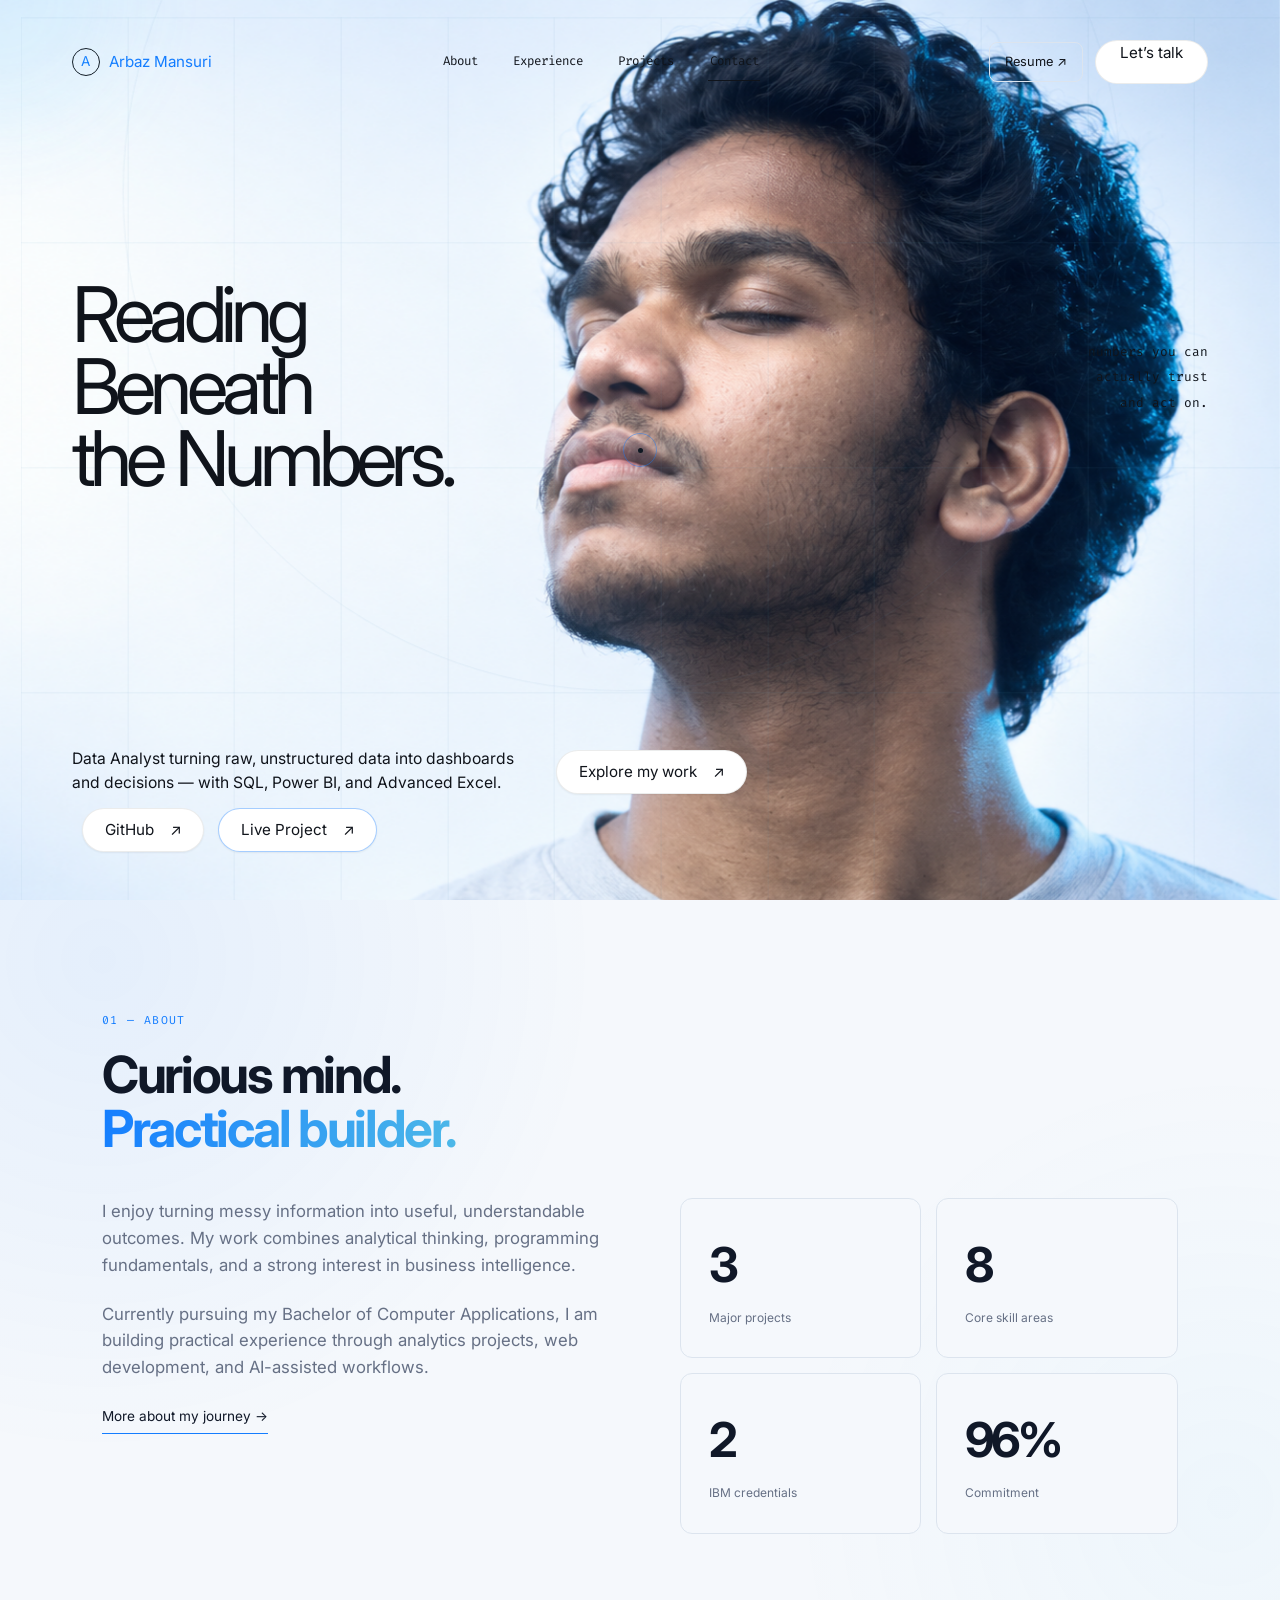
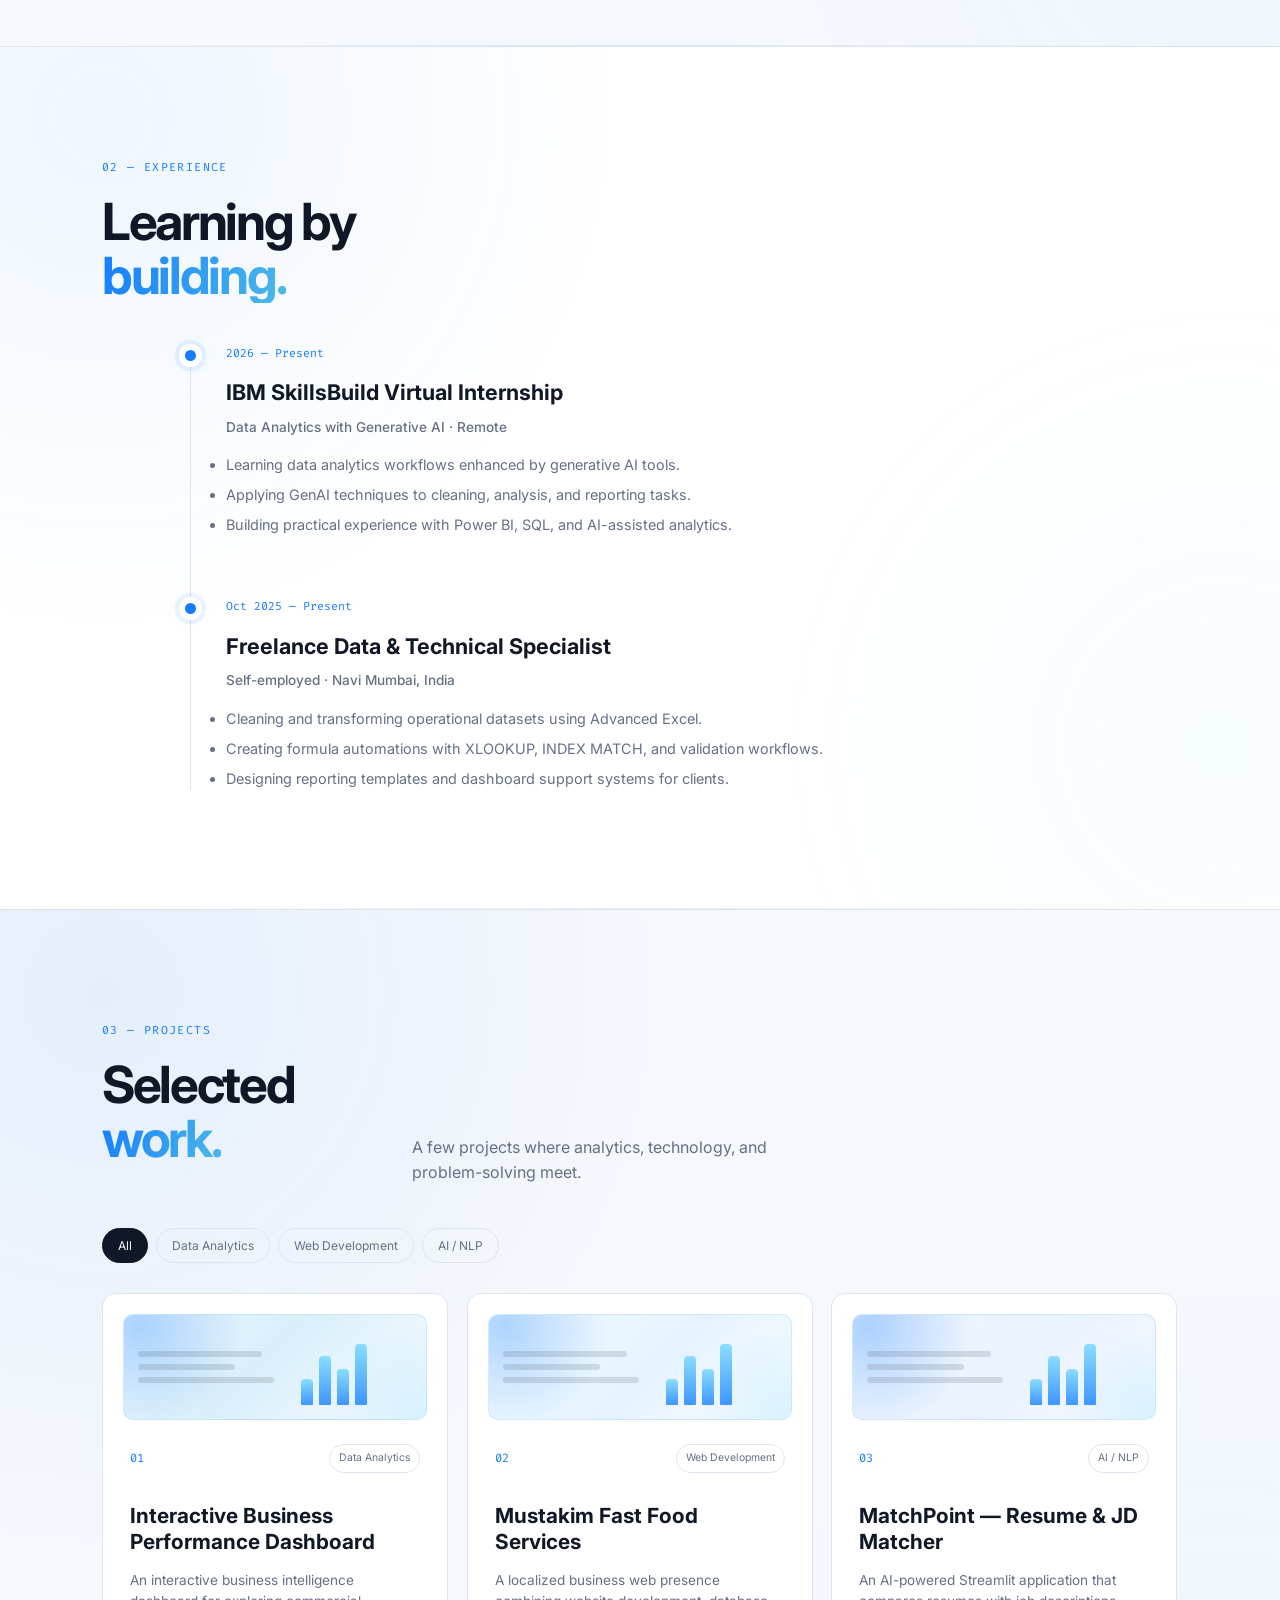
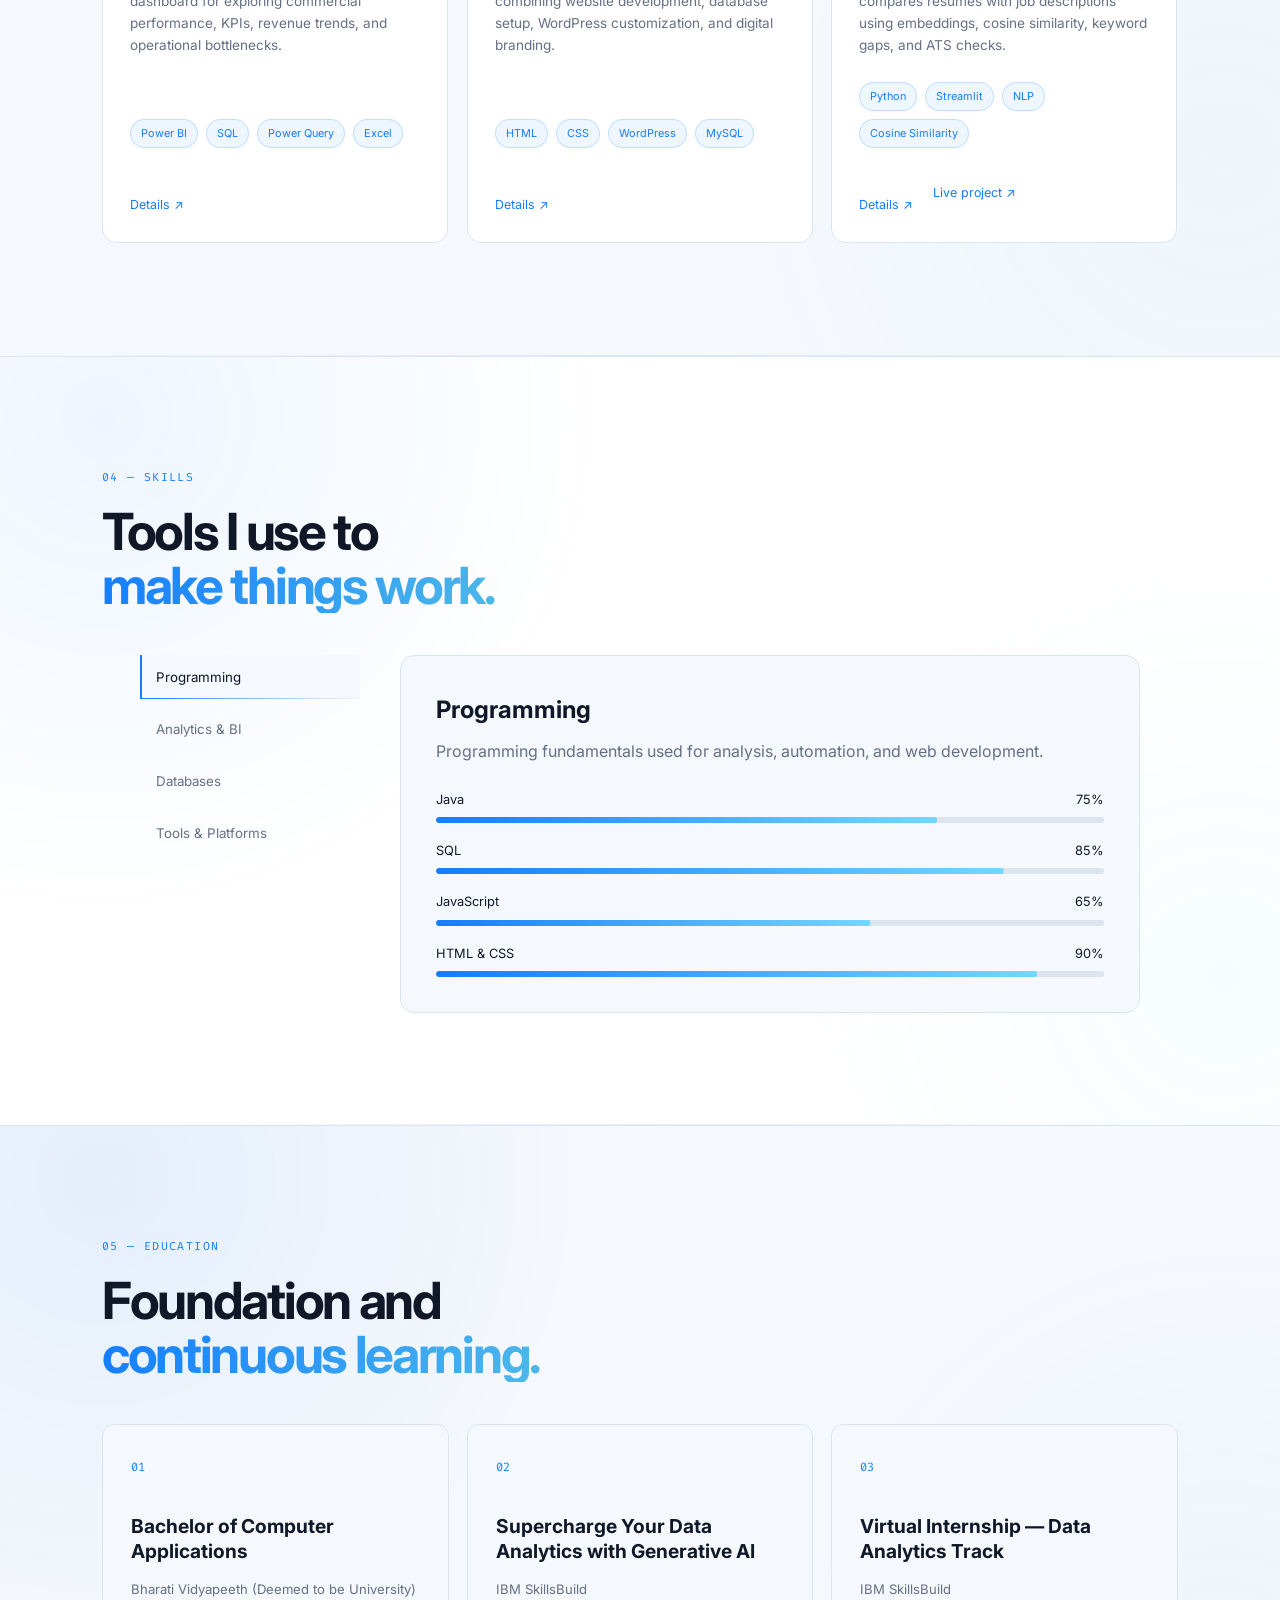
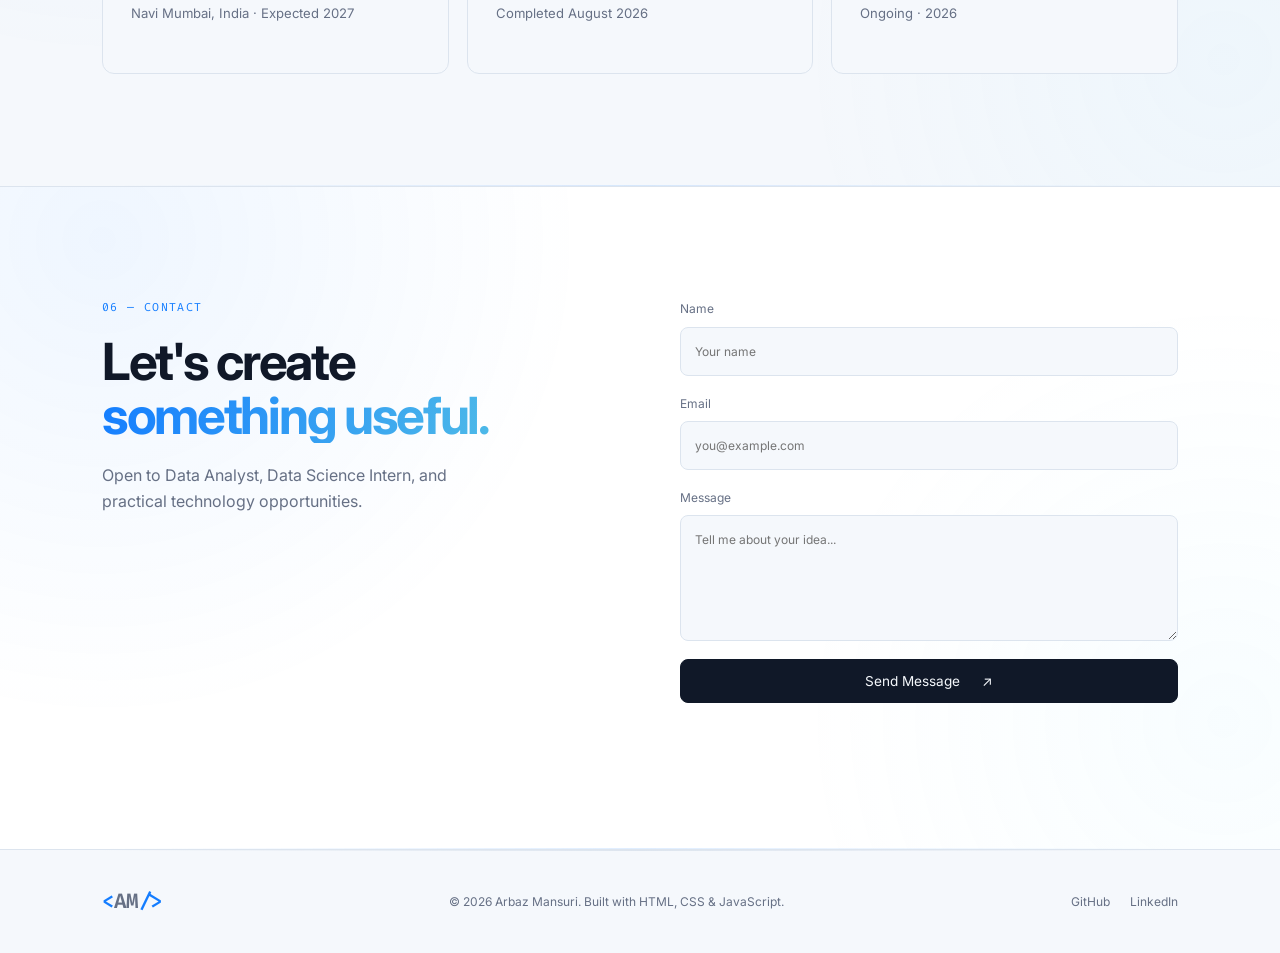
<file: arbaz-dynamic-portfolio/index.html>
<!DOCTYPE html>
<html lang="en">
<head>
  <meta charset="UTF-8" />
  <meta name="viewport" content="width=device-width, initial-scale=1.0" />
  <meta name="description" content="Arbaz Mansuri — Data Analyst and BCA candidate portfolio." />
  <title>Arbaz Mansuri | Data Analyst Portfolio</title>
  <link rel="preconnect" href="https://fonts.googleapis.com">
  <link rel="preconnect" href="https://fonts.gstatic.com" crossorigin>
  <link href="https://fonts.googleapis.com/css2?family=Fira+Code:wght@400;500&family=Inter:wght@400;500;600;700;800&display=swap" rel="stylesheet">
  <link rel="stylesheet" href="style.css" />
</head>
<body>
  <div class="page-loader" id="pageLoader" aria-hidden="true">
    <div class="loader-core">
      <span class="loader-mark">AM</span>
      <span class="loader-line"><i></i></span>
      <span class="loader-caption">Preparing the interface</span>
    </div>
  </div>

  <div class="cursor-glow" aria-hidden="true"></div>
  <div class="custom-cursor" id="customCursor" aria-hidden="true">
    <span class="cursor-dot"></span>
    <span class="cursor-ring"></span>
    <span class="cursor-label"></span>
  </div>

  <header class="navbar" id="navbar">
    <a href="#home" class="logo static-brand"><span class="brand-mark">A</span><span>Arbaz Mansuri</span></a>
    <nav class="nav-menu" id="navMenu" aria-label="Primary navigation">
      <a href="#about" class="nav-link">About</a>
      <a href="#experience" class="nav-link">Experience</a>
      <a href="#projects" class="nav-link">Projects</a>
      <a href="#contact" class="nav-link">Contact</a>
    </nav>
    <div class="nav-actions">
      <a class="resume-btn resume-link" href="assets/resume.pdf" target="_blank" rel="noopener" download>Resume ↗</a>
      <a class="resume-btn static-talk" href="#contact">Let’s talk</a>
      <button class="menu-btn" id="menuBtn" aria-label="Open menu" aria-expanded="false" aria-controls="navMenu">☰</button>
    </div>
    <div class="scroll-progress" id="scrollProgress" role="progressbar" aria-label="Page scroll progress" aria-valuemin="0" aria-valuemax="100" aria-valuenow="0"></div>
  </header>

  <main>
    <section class="hero static-hero section" id="home">
      <div class="layer layer-base" aria-hidden="true"></div>
      <div class="layer layer-reveal" aria-hidden="true"></div>
      <div class="static-grid-layer" aria-hidden="true">
        <div class="static-grid-lines"></div>
        <div class="static-grid-circle"></div>
      </div>
      <div class="static-cursor-glow" aria-hidden="true"></div>

      <div class="static-hero-content">
        <h1 class="static-headline">
          <span>Reading</span>
          <span>Beneath</span>
          <span>the Numbers.</span>
        </h1>

        <div class="static-bottom-copy">
          <p class="static-intro">Data Analyst turning raw, unstructured data into dashboards and decisions — with SQL, Power BI, and Advanced Excel.</p>
          <a class="static-cta" href="#projects">Explore my work <span>↗</span></a>
          <a class="static-cta github-cta" href="https://github.com/arbazmustakimmilkcenter786-afk" target="_blank" rel="noopener">GitHub <span>↗</span></a>
          <a class="static-cta live-cta" href="https://matchpoint1-01.streamlit.app/" target="_blank" rel="noopener noreferrer">Live Project <span>↗</span></a>
        </div>

        <div class="static-tagline">
          <span>numbers you can</span>
          <span>actually trust</span>
          <span>and act on.</span>
        </div>
      </div>
    </section>

    <section class="section" id="about">
      <div class="section-heading reveal"><p class="eyebrow">01 — ABOUT</p><h2>Curious mind.<br><span class="gradient-text">Practical builder.</span></h2></div>
      <div class="about-layout">
        <div class="about-text reveal"><p>I enjoy turning messy information into useful, understandable outcomes. My work combines analytical thinking, programming fundamentals, and a strong interest in business intelligence.</p><p>Currently pursuing my Bachelor of Computer Applications, I am building practical experience through analytics projects, web development, and AI-assisted workflows.</p><a class="text-link" href="#contact">More about my journey →</a></div>
        <div class="stats-grid reveal delay-one">
          <div class="stat-card"><strong class="counter" data-target="3">0</strong><span>Major projects</span></div>
          <div class="stat-card"><strong class="counter" data-target="8">0</strong><span>Core skill areas</span></div>
          <div class="stat-card"><strong class="counter" data-target="2">0</strong><span>IBM credentials</span></div>
          <div class="stat-card"><strong class="counter" data-target="100">0</strong><span>Commitment</span></div>
        </div>
      </div>
    </section>

    <section class="section muted" id="experience">
      <div class="section-heading reveal"><p class="eyebrow">02 — EXPERIENCE</p><h2>Learning by<br><span class="gradient-text">building.</span></h2></div>
      <div class="timeline" id="timeline"></div>
    </section>

    <section class="section" id="projects">
      <div class="section-heading split-heading reveal"><div><p class="eyebrow">03 — PROJECTS</p><h2>Selected <span class="gradient-text">work.</span></h2></div><p class="section-intro">A few projects where analytics, technology, and problem-solving meet.</p></div>
      <div class="filters" id="filters"></div>
      <div class="projects-grid" id="projectsGrid"></div>
    </section>

    <section class="section muted" id="skills">
      <div class="section-heading reveal"><p class="eyebrow">04 — SKILLS</p><h2>Tools I use to<br><span class="gradient-text">make things work.</span></h2></div>
      <div class="skills-layout"><div class="skill-tabs" id="skillTabs"></div><div class="skill-panel" id="skillPanel"></div></div>
    </section>

    <section class="section" id="education">
      <div class="section-heading reveal"><p class="eyebrow">05 — EDUCATION</p><h2>Foundation and<br><span class="gradient-text">continuous learning.</span></h2></div>
      <div class="education-grid reveal"><article class="info-card"><span class="card-number">01</span><h3>Bachelor of Computer Applications</h3><p>Bharati Vidyapeeth (Deemed to be University)</p><small>Navi Mumbai, India · Expected 2027</small></article><article class="info-card"><span class="card-number">02</span><h3>Supercharge Your Data Analytics with Generative AI</h3><p>IBM SkillsBuild</p><small>Completed August 2026</small></article><article class="info-card"><span class="card-number">03</span><h3>Virtual Internship — Data Analytics Track</h3><p>IBM SkillsBuild</p><small>Ongoing · 2026</small></article></div>
    </section>

    <section class="section contact-section muted" id="contact">
      <div class="contact-layout"><div class="section-heading reveal"><p class="eyebrow">06 — CONTACT</p><h2>Let's create<br><span class="gradient-text">something useful.</span></h2><p class="section-intro">Open to Data Analyst, Data Science Intern, and practical technology opportunities.</p></div><form class="contact-form reveal delay-one" id="contactForm"><label>Name<input id="name" type="text" placeholder="Your name" required></label><label>Email<input id="email" type="email" placeholder="you@example.com" required></label><label>Message<textarea id="message" rows="5" placeholder="Tell me about your idea..." required></textarea></label><button class="btn primary" type="submit">Send Message <span>↗</span></button><p class="form-status" id="formStatus"></p></form></div>
    </section>
  </main>

  <footer><div class="logo"><span>&lt;</span>AM<span>/&gt;</span></div><p>© 2026 Arbaz Mansuri. Built with HTML, CSS & JavaScript.</p><div class="footer-links"><a href="https://github.com/arbazmustakimmilkcenter786-afk" target="_blank" rel="noopener noreferrer" data-cursor="OPEN">GitHub</a><a href="https://linkedin.com/in/arbaz-mansuri-52840a431" target="_blank" rel="noopener noreferrer" data-cursor="OPEN">LinkedIn</a></div></footer>
  <button class="back-top" id="backTop" aria-label="Back to top">↑</button>
  <div class="modal" id="projectModal" aria-hidden="true"><div class="modal-box"><button class="modal-close" id="modalClose">×</button><p class="eyebrow" id="modalCategory"></p><h2 id="modalTitle"></h2><p id="modalDescription"></p><div class="tag-list" id="modalTags"></div><div class="modal-actions">
          <a id="modalLink" class="text-link" href="#" target="_blank" rel="noopener noreferrer">View project →</a>
          <a id="modalLiveLink" class="text-link live-link" href="#" target="_blank" rel="noopener noreferrer">Live demo →</a>
        </div></div></div>
  <script src="script.js"></script>
</body>
</html>
</file>
<file: arbaz-dynamic-portfolio/style.css>
:root{--bg:#f5f8fc;--surface:#fff;--text:#101828;--muted:#667085;--line:#dce4ee;--accent:#147dff;--accent2:#72d8ff;--shadow:0 20px 60px #183b5d12}*{box-sizing:border-box;margin:0;padding:0}html{scroll-behavior:smooth}body{font-family:Inter,sans-serif;background:var(--bg);color:var(--text);line-height:1.6;overflow-x:hidden}body.dark{--bg:#0b111b;--surface:#111b29;--text:#edf4ff;--muted:#9aaabd;--line:#253448;--shadow:0 20px 60px #0005}.cursor-glow{position:fixed;width:260px;height:260px;border-radius:50%;background:#55c7ff20;filter:blur(45px);pointer-events:none;z-index:-1;transform:translate(-50%,-50%)}a{text-decoration:none;color:inherit}.navbar{height:76px;display:flex;align-items:center;justify-content:space-between;padding:0 6%;position:fixed;top:0;left:0;right:0;z-index:20;background:#f5f8fccc;backdrop-filter:blur(18px);border-bottom:1px solid transparent}.dark .navbar{background:#0b111bcc}.navbar.scrolled{border-color:var(--line)}.logo{font-family:'Fira Code',monospace;font-size:1.3rem;font-weight:600}.logo span{color:var(--accent)}.nav-menu{display:flex;gap:25px}.nav-link{font-size:.8rem;color:var(--muted);transition:.2s}.nav-link:hover,.nav-link.active{color:var(--accent)}.nav-actions{display:flex;align-items:center;gap:12px}.icon-btn,.menu-btn,.modal-close{border:0;background:transparent;color:var(--text);font-size:1.2rem;cursor:pointer}.resume-btn{border:1px solid var(--line);padding:9px 15px;border-radius:8px;font-size:.8rem}.menu-btn{display:none}.scroll-progress{position:absolute;bottom:-1px;left:0;height:2px;background:var(--accent);width:0}.section{padding:130px 8%;position:relative}.hero{min-height:100vh;padding-top:150px;display:flex;align-items:center;overflow:hidden}.hero-grid{max-width:1200px;width:100%;margin:auto;display:grid;grid-template-columns:1.05fr .95fr;gap:70px;align-items:center}.eyebrow{font-family:'Fira Code',monospace;color:var(--accent);font-size:.72rem;letter-spacing:.12em;margin-bottom:18px}.eyebrow span{color:var(--muted)}h1{font-size:clamp(3rem,6vw,6.5rem);line-height:1.02;letter-spacing:-.07em}h2{font-size:clamp(2.3rem,4vw,4.5rem);line-height:1.05;letter-spacing:-.06em}.gradient-text{background:linear-gradient(110deg,var(--accent),#4db9e8);-webkit-background-clip:text;background-clip:text;color:transparent}.hero-description{max-width:560px;color:var(--muted);font-size:1.02rem;margin:28px 0}.hero-actions{display:flex;gap:12px;flex-wrap:wrap}.btn{display:inline-flex;align-items:center;justify-content:center;gap:22px;padding:13px 19px;border-radius:8px;border:1px solid var(--line);font-size:.85rem;cursor:pointer;font-family:inherit}.btn.primary{background:var(--text);color:var(--bg);border-color:var(--text)}.btn.secondary{background:transparent}.social-row{display:flex;gap:25px;margin-top:35px;color:var(--muted);font-size:.8rem}.social-row a:hover,.text-link:hover{color:var(--accent)}.hero-visual{position:relative;min-height:500px;display:grid;place-items:center}.portrait-frame{width:min(390px,80%);aspect-ratio:4/5;border:1px solid #fff9;border-radius:220px 220px 24px 24px;background:linear-gradient(145deg,#dff5ff,#a9d8e8 45%,#eef8ff);box-shadow:var(--shadow);position:relative;overflow:hidden}.portrait-placeholder{height:100%;display:grid;place-items:center;align-content:center;color:#2a6a87;background:radial-gradient(circle at 50% 35%,#fff8,transparent 35%),linear-gradient(160deg,#c5efff,#dcebf4)}.portrait-placeholder span{font-size:6rem;font-weight:800;letter-spacing:-.1em}.portrait-placeholder small{font-family:'Fira Code';font-size:.6rem;letter-spacing:.2em}.glass-label{position:absolute;background:#ffffff55;border:1px solid #ffffffaa;backdrop-filter:blur(14px);padding:10px 14px;border-radius:8px;font-family:'Fira Code';font-size:.62rem;color:#1e5068}.label-top{top:25px;left:-25px}.label-bottom{bottom:35px;right:-30px}.floating-note{position:absolute;background:var(--surface);border:1px solid var(--line);box-shadow:var(--shadow);padding:13px 18px;border-radius:10px;font-size:.8rem}.floating-note b{color:var(--accent);margin-left:20px}.note-one{top:80px;right:0}.note-two{bottom:70px;left:0}.scroll-hint{position:absolute;bottom:35px;left:8%;font-size:.72rem;color:var(--muted);display:flex;gap:15px}.scroll-hint span{color:var(--accent)}.section-heading{max-width:700px;margin-bottom:55px}.section-heading h2{margin-bottom:20px}.section-intro{color:var(--muted);max-width:390px}.split-heading{display:flex;justify-content:space-between;align-items:end;gap:30px}.muted{background:var(--surface);border-top:1px solid var(--line);border-bottom:1px solid var(--line)}.about-layout{max-width:1200px;margin:auto;display:grid;grid-template-columns:1fr 1fr;gap:80px}.about-text{font-size:1.05rem;color:var(--muted);max-width:500px}.about-text p+p{margin-top:22px}.text-link{display:inline-block;color:var(--text);font-size:.85rem;margin-top:25px;border-bottom:1px solid var(--accent);padding-bottom:5px}.stats-grid{display:grid;grid-template-columns:1fr 1fr;gap:15px}.stat-card,.info-card{background:var(--bg);border:1px solid var(--line);padding:28px;border-radius:12px}.stat-card strong{font-size:3rem;letter-spacing:-.08em;display:block}.stat-card span{font-size:.75rem;color:var(--muted)}.timeline{max-width:900px;margin:auto;border-left:1px solid var(--line);padding-left:35px}.timeline-item{position:relative;padding:0 0 55px}.timeline-item:last-child{padding-bottom:0}.timeline-item:before{content:'';position:absolute;left:-41px;top:5px;width:11px;height:11px;background:var(--accent);border-radius:50%;box-shadow:0 0 0 6px var(--surface)}.timeline-date{font-family:'Fira Code';font-size:.72rem;color:var(--accent);margin-bottom:12px}.timeline-item h3{font-size:1.35rem}.timeline-item h4{font-size:.85rem;color:var(--muted);font-weight:500;margin:7px 0 15px}.timeline-item li{color:var(--muted);font-size:.9rem;margin:7px 0}.tag-list,.filters{display:flex;gap:8px;flex-wrap:wrap}.tag{font-size:.68rem;color:var(--accent);background:#147dff12;border:1px solid #147dff30;border-radius:100px;padding:5px 10px}.filters{margin-bottom:30px}.filter-btn{border:1px solid var(--line);background:transparent;color:var(--muted);padding:9px 15px;border-radius:100px;cursor:pointer;font-family:inherit;font-size:.75rem}.filter-btn.active{background:var(--text);color:var(--bg);border-color:var(--text)}.projects-grid{display:grid;grid-template-columns:repeat(3,1fr);gap:18px}.project-card{border:1px solid var(--line);background:var(--surface);border-radius:14px;padding:27px;min-height:330px;display:flex;flex-direction:column;transition:.25s}.project-card:hover,.info-card:hover{transform:translateY(-6px);box-shadow:var(--shadow)}.project-top{display:flex;justify-content:space-between;align-items:center;margin-bottom:30px}.project-index{font-family:'Fira Code';font-size:.75rem;color:var(--accent)}.project-category{font-size:.65rem;color:var(--muted);border:1px solid var(--line);padding:5px 9px;border-radius:100px}.project-card h3{font-size:1.3rem;line-height:1.25}.project-card p{color:var(--muted);font-size:.85rem;margin:15px 0 25px}.project-card .tag-list{margin-top:auto}.project-open{margin-top:25px;font-size:.8rem;color:var(--accent);cursor:pointer}.skills-layout{max-width:1000px;margin:auto;display:grid;grid-template-columns:220px 1fr;gap:40px}.skill-tabs{display:flex;flex-direction:column;gap:8px}.skill-tab{padding:14px;border:0;background:transparent;text-align:left;color:var(--muted);cursor:pointer;border-left:2px solid transparent;font-family:inherit}.skill-tab.active{color:var(--text);border-color:var(--accent);background:var(--bg)}.skill-panel{background:var(--bg);border:1px solid var(--line);border-radius:14px;padding:35px}.skill-panel h3{font-size:1.5rem;margin-bottom:10px}.skill-panel p{color:var(--muted);margin-bottom:25px}.skill-bars{display:grid;gap:18px}.bar-line{display:flex;justify-content:space-between;font-size:.8rem;margin-bottom:7px}.bar{height:6px;background:var(--line);border-radius:10px;overflow:hidden}.bar i{display:block;height:100%;background:linear-gradient(90deg,var(--accent),var(--accent2));border-radius:10px}.education-grid{display:grid;grid-template-columns:repeat(3,1fr);gap:18px}.info-card{min-height:250px}.card-number{font-family:'Fira Code';color:var(--accent);font-size:.75rem}.info-card h3{font-size:1.2rem;line-height:1.3;margin:35px 0 15px}.info-card p,.info-card small{color:var(--muted);font-size:.82rem}.contact-layout{max-width:1100px;margin:auto;display:grid;grid-template-columns:1fr 1fr;gap:80px}.contact-form{display:grid;gap:18px}.contact-form label{font-size:.75rem;color:var(--muted)}input,textarea{width:100%;display:block;margin-top:8px;padding:14px;border:1px solid var(--line);background:var(--bg);color:var(--text);border-radius:8px;font:inherit;outline:none}input:focus,textarea:focus{border-color:var(--accent)}.form-status{font-size:.8rem;color:var(--accent)}footer{display:flex;justify-content:space-between;align-items:center;padding:35px 8%;font-size:.75rem;color:var(--muted);gap:20px}.footer-links{display:flex;gap:20px}.footer-links a:hover{color:var(--accent)}.back-top{position:fixed;right:25px;bottom:25px;width:42px;height:42px;border:1px solid var(--line);background:var(--surface);color:var(--text);border-radius:50%;cursor:pointer;opacity:0;pointer-events:none;transition:.2s}.back-top.show{opacity:1;pointer-events:auto}.modal{position:fixed;inset:0;background:#08111c99;backdrop-filter:blur(10px);display:none;place-items:center;padding:20px;z-index:30}.modal.open{display:grid}.modal-box{max-width:550px;width:100%;background:var(--surface);border:1px solid var(--line);border-radius:16px;padding:40px;position:relative;box-shadow:var(--shadow)}.modal-close{position:absolute;right:20px;top:15px;font-size:1.8rem}.modal-box h2{font-size:2.2rem;margin-bottom:15px}.modal-box p:not(.eyebrow){color:var(--muted);margin-bottom:20px}.reveal{opacity:0;transform:translateY(25px);transition:.7s ease}.reveal.visible{opacity:1;transform:none}.delay-one{transition-delay:.15s}.hero-orb{position:absolute;border-radius:50%;filter:blur(2px);pointer-events:none}.orb-one{width:500px;height:500px;right:-200px;top:120px;background:#6ed7ff20}.orb-two{width:350px;height:350px;left:-200px;bottom:50px;background:#147dff10}@media(max-width:900px){.nav-menu{position:absolute;top:76px;left:0;right:0;background:var(--surface);border-bottom:1px solid var(--line);padding:20px 8%;display:none;flex-direction:column}.nav-menu.open{display:flex}.menu-btn{display:block}.resume-btn{display:none}.hero-grid,.about-layout,.contact-layout{grid-template-columns:1fr;gap:50px}.hero{padding-top:125px}.hero-visual{min-height:430px}.projects-grid{grid-template-columns:1fr 1fr}.education-grid{grid-template-columns:1fr}.skills-layout{grid-template-columns:1fr}.skill-tabs{flex-direction:row;overflow:auto}.skill-tab{white-space:nowrap;border-left:0;border-bottom:2px solid transparent}.skill-tab.active{border-bottom-color:var(--accent)}.split-heading{display:block}.section-intro{margin-top:20px}}@media(max-width:600px){.section{padding:95px 6%}.navbar{padding:0 6%}h1{font-size:3.2rem}.hero-description{font-size:.9rem}.projects-grid,.stats-grid{grid-template-columns:1fr}.portrait-frame{width:75%}.floating-note{font-size:.7rem}.note-one{right:-5px}.note-two{left:-5px}.timeline{padding-left:25px}.timeline-item:before{left:-31px}footer{flex-direction:column;align-items:flex-start}.modal-box{padding:30px 22px}}


/* =========================================
   GLASS HERO IMAGE + CURSOR PARALLAX
========================================= */
.hero-grid{position:relative;z-index:2;}
.hero-visual{position:relative;z-index:3;}
.portrait-frame{position:relative;overflow:hidden;isolation:isolate;transform:translate3d(var(--portrait-x,0px),var(--portrait-y,0px),0) rotateX(var(--portrait-rx,0deg)) rotateY(var(--portrait-ry,0deg));transition:transform .18s cubic-bezier(.22,.61,.36,1);will-change:transform;}
.portrait-frame::before{content:"";position:absolute;inset:0;z-index:5;pointer-events:none;background:radial-gradient(circle at var(--portrait-light-x,50%) var(--portrait-light-y,50%),rgba(150,232,255,.22),transparent 27%),linear-gradient(120deg,rgba(255,255,255,.10),transparent 35%,rgba(64,198,255,.08));mix-blend-mode:screen;opacity:var(--highlight-opacity,0);transition:opacity .25s ease;}
.portrait-image-layer{position:absolute;inset:0;overflow:hidden;}
.portrait-image-layer picture{position:absolute;inset:0;display:block;}
.hero-image,.hero-reveal{position:absolute;inset:0;width:100%;height:100%;object-fit:cover;object-position:center;display:block;user-select:none;pointer-events:none;}
.hero-image{transform:translate3d(var(--base-x,0px),var(--base-y,0px),0) scale(1.015);transition:transform .25s ease-out;}
.hero-reveal{opacity:1;mix-blend-mode:screen;filter:drop-shadow(0 0 20px rgba(60,220,255,.18));transform:translate3d(var(--reveal-x,0px),var(--reveal-y,0px),0) scale(1.015);transition:transform .35s ease-out,filter .3s ease;}
.portrait-frame.is-hovering .hero-reveal{filter:drop-shadow(0 0 28px rgba(70,220,255,.35)) brightness(1.05);}
.portrait-grid-overlay{position:absolute;inset:0;z-index:4;pointer-events:none;background-image:linear-gradient(to right,rgba(75,140,190,.14) 1px,transparent 1px),linear-gradient(to bottom,rgba(75,140,190,.14) 1px,transparent 1px);background-size:25% 25%;mix-blend-mode:multiply;opacity:.7;transform:translate3d(var(--grid-x,0px),var(--grid-y,0px),0);transition:transform .22s ease-out;}
.portrait-cursor-highlight{position:absolute;z-index:6;left:var(--local-x,50%);top:var(--local-y,50%);width:180px;height:180px;transform:translate(-50%,-50%);border-radius:50%;pointer-events:none;background:radial-gradient(circle,rgba(175,245,255,.30) 0%,rgba(85,210,255,.12) 28%,transparent 70%);filter:blur(8px);opacity:var(--highlight-opacity,0);transition:opacity .2s ease,left .12s ease-out,top .12s ease-out;mix-blend-mode:screen;}
.cursor-glow{z-index:40!important;opacity:.75;}
@media(max-width:900px){.portrait-frame{transform:none!important;}.portrait-grid-overlay{transform:none!important;}.portrait-frame::before,.portrait-cursor-highlight{display:none;}.hero-image,.hero-reveal{object-fit:cover;}}
@media(max-width:700px){.portrait-frame{height:520px!important;width:100%!important;}.hero-image,.hero-reveal{object-position:center top;}}
@media(prefers-reduced-motion:reduce){.portrait-frame,.hero-image,.hero-reveal,.portrait-grid-overlay,.portrait-cursor-highlight{transition:none!important;}}

/* =========================================================
   STATIC PORTFOLIO HOME — PRESERVED GLASS HERO DESIGN
   Only the home page is overridden below. Other sections
   and their interactions remain unchanged.
========================================================= */

.static-hero{
  position:relative;
  isolation:isolate;
  overflow:hidden;
  min-width:320px;
  min-height:100vh;
  height:100vh;
  padding:0!important;
  background:#eef8ff;
  color:#10141b;
  touch-action:none;
  --reveal-x:-999px;
  --reveal-y:-999px;
  --reveal-radius:0px;
}

.static-hero .layer{
  position:absolute;
  inset:0;
  background-position:center;
  background-repeat:no-repeat;
  background-size:cover;
  pointer-events:none;
}
.static-hero .layer-base{
  background-image:url("assets/Base_image_desktop.png");
  opacity:1;
  transform:scale(1.015);
  animation:staticHeroEntrance 1.1s cubic-bezier(.22,.61,.36,1) forwards;
}
.static-hero .layer-reveal{
  background-image:url("assets/Reveal_image_desktop.png");
  -webkit-mask-repeat:no-repeat;
  mask-repeat:no-repeat;
  -webkit-mask-image:radial-gradient(circle var(--reveal-radius) at var(--reveal-x) var(--reveal-y),
    rgba(255,255,255,.98) 0%,rgba(255,255,255,.98) 62%,rgba(255,255,255,.72) 76%,rgba(255,255,255,.28) 90%,transparent 100%);
  mask-image:radial-gradient(circle var(--reveal-radius) at var(--reveal-x) var(--reveal-y),
    rgba(255,255,255,.98) 0%,rgba(255,255,255,.98) 62%,rgba(255,255,255,.72) 76%,rgba(255,255,255,.28) 90%,transparent 100%);
}
.static-grid-layer{
  position:absolute;
  inset:0;
  pointer-events:none;
  opacity:.5;
  z-index:2;
  transform:translate3d(var(--static-grid-x,0px),var(--static-grid-y,0px),0);
  transition:transform .2s cubic-bezier(.22,.61,.36,1);
}
.static-grid-lines{
  position:absolute;
  inset:0;
  background-image:repeating-linear-gradient(to right,rgba(95,151,190,.18) 0,rgba(95,151,190,.18) 1px,transparent 1px,transparent calc(100% / 12)),
    repeating-linear-gradient(to bottom,rgba(95,151,190,.18) 0,rgba(95,151,190,.18) 1px,transparent 1px,transparent calc(100% / 4));
}
.static-grid-circle{
  position:absolute;
  top:-36%;
  left:8%;
  width:min(78vw,72rem);
  aspect-ratio:1;
  border-radius:50%;
  border:1px solid rgba(95,151,190,.18);
}
.static-cursor-glow{
  position:absolute;
  z-index:3;
  width:470px;
  height:470px;
  left:var(--static-mouse-x,50%);
  top:var(--static-mouse-y,50%);
  transform:translate(-50%,-50%);
  pointer-events:none;
  border-radius:50%;
  background:radial-gradient(circle,rgba(125,220,255,.16),rgba(125,220,255,.06) 35%,transparent 70%);
  filter:blur(10px);
  opacity:var(--static-glow-opacity,0);
  transition:opacity .35s ease;
}
.static-hero-content{
  position:absolute;
  inset:0;
  z-index:4;
  pointer-events:none;
}
.static-headline{
  position:absolute;
  top:34%;
  left:max(5.6vw,2rem);
  margin:0;
  display:flex;
  flex-direction:column;
  font-size:clamp(4.8rem,6.2vw,6.8rem);
  line-height:.93;
  letter-spacing:-.085em;
  font-weight:400;
  color:#10141b;
}
.static-headline span{
  display:block;
  opacity:0;
  transform:translateY(24px);
  animation:staticLineUp .9s cubic-bezier(.22,.61,.36,1) forwards;
}
.static-headline span:nth-child(1){animation-delay:.55s}
.static-headline span:nth-child(2){animation-delay:.66s}
.static-headline span:nth-child(3){animation-delay:.77s}
.static-bottom-copy{
  position:absolute;
  left:max(5.6vw,2rem);
  bottom:max(2.5rem,calc(env(safe-area-inset-bottom,0px) + 2rem));
  display:flex;
  flex-direction:column;
  align-items:flex-start;
  gap:1.25rem;
  max-width:26rem;
}
.static-intro{
  margin:0;
  font-size:1.05rem;
  line-height:1.5;
  color:#10141b;
  opacity:0;
  transform:translateY(16px);
  animation:staticFadeUp .9s cubic-bezier(.22,.61,.36,1) .95s forwards;
}
.static-cta{
  pointer-events:auto;
  display:inline-flex;
  align-items:center;
  justify-content:center;
  min-height:44px;
  padding:0 1.5rem;
  border-radius:999px;
  background:#fff;
  color:#10141b;
  font-size:.95rem;
  border:1px solid rgba(11,14,20,.08);
  box-shadow:0 1px 2px rgba(11,14,20,.06);
  transition:transform .35s ease,box-shadow .35s ease;
}
.static-cta span{margin-left:1.5rem}
.static-cta:hover{transform:translateY(-2px);box-shadow:0 8px 20px rgba(11,14,20,.12)}
.static-tagline{
  position:absolute;
  top:34%;
  right:max(5.6vw,2rem);
  display:flex;
  flex-direction:column;
  align-items:flex-end;
  gap:.35rem;
  font-family:'Fira Code',monospace;
  font-size:.8rem;
  line-height:1.4;
  color:#10141b;
  text-align:right;
}
.static-tagline span{
  opacity:0;
  transform:translateY(12px);
  animation:staticFadeUp .9s cubic-bezier(.22,.61,.36,1) forwards;
}
.static-tagline span:nth-child(1){animation-delay:1s}
.static-tagline span:nth-child(2){animation-delay:1.08s}
.static-tagline span:nth-child(3){animation-delay:1.16s}

/* Keep the existing navigation, but place it over the unchanged home hero. */
body>.navbar{
  position:absolute;
  top:0;
  left:0;
  right:0;
  height:auto;
  padding:2.5rem max(5.6vw,2rem);
  background:transparent!important;
  border:0!important;
  backdrop-filter:none;
  z-index:10;
  color:#10141b;
}
body>.navbar .logo{display:flex;align-items:center;gap:.6rem;color:#10141b;font-family:Inter,sans-serif;font-size:.95rem;font-weight:400}
.static-brand .brand-mark{
  width:28px;height:28px;border:1px solid #10141b;border-radius:50%;
  display:grid;place-items:center;font-family:Inter,sans-serif;font-size:.85rem;
}
body>.navbar .nav-menu{gap:2rem}
body>.navbar .nav-link{color:#10141b;font-family:'Fira Code',monospace;font-size:.78rem}
body>.navbar .nav-link:hover{color:#10141b}
body>.navbar .static-talk{
  min-height:44px;padding:0 1.5rem;border-radius:999px;background:#fff;
  color:#10141b;border:1px solid rgba(11,14,20,.08);font-size:.95rem;
}
body>.navbar .menu-btn{color:#10141b}

@keyframes staticHeroEntrance{from{opacity:0;transform:scale(1.035)}to{opacity:1;transform:scale(1)}}
@keyframes staticLineUp{from{opacity:0;transform:translateY(24px)}to{opacity:1;transform:translateY(0)}}
@keyframes staticFadeUp{from{opacity:0;transform:translateY(16px)}to{opacity:1;transform:translateY(0)}}

@media(max-width:767px){
  .static-hero{min-height:42rem;height:100vh}
  .static-hero .layer-base{background-image:url("assets/Base_image_mobile.png")}
  .static-hero .layer-reveal{background-image:url("assets/Reveal_image_mobile.png")}
  .static-grid-layer{opacity:.22}
  .static-grid-lines{background-image:repeating-linear-gradient(to right,rgba(95,151,190,.18) 0,rgba(95,151,190,.18) 1px,transparent 1px,transparent 25%),
    repeating-linear-gradient(to bottom,rgba(95,151,190,.18) 0,rgba(95,151,190,.18) 1px,transparent 1px,transparent calc(100% / 6))}
  .static-grid-circle{top:-8%;left:-76%;width:150vw}
  body>.navbar{left:1.25rem;right:1.25rem;padding:1.5rem 0}
  body>.navbar .nav-menu{display:none;position:absolute;top:4.5rem;left:0;right:0;padding:1rem;background:rgba(255,255,255,.92);border:1px solid rgba(11,14,20,.08);border-radius:14px;flex-direction:column;gap:.25rem}
  body>.navbar .nav-menu.open{display:flex}
  body>.navbar .nav-link{min-height:40px;padding:.5rem}
  body>.navbar .menu-btn{display:block}
  body>.navbar .static-talk{display:none}
  .static-headline{top:15%;left:1.25rem;right:auto;width:62%;font-size:clamp(2.7rem,12.5vw,3.8rem);line-height:.87;color:#fdfdfd;text-shadow:0 1px 12px rgba(0,0,0,.28)}
  .static-bottom-copy{left:1.25rem;right:1.25rem;bottom:calc(env(safe-area-inset-bottom,0px) + 2rem);max-width:none}
  .static-intro{color:#fdfdfd;text-shadow:0 1px 10px rgba(0,0,0,.28);font-size:.95rem}
  .static-tagline{top:55%;right:1.25rem;color:#fdfdfd;text-shadow:0 1px 10px rgba(0,0,0,.28)}
  .static-cursor-glow{display:none}
}
@media(max-width:320px){.static-headline{width:68%;font-size:2.5rem}}
@media(prefers-reduced-motion:reduce){
  .static-hero .layer-base,.static-headline span,.static-intro,.static-tagline span,
  .static-grid-layer,.static-cursor-glow{animation:none!important;transition:none!important;opacity:1}
}


/* Resume and GitHub links */
.resume-link{white-space:nowrap}.github-cta{margin-left:10px}@media(max-width:700px){.github-cta{margin-left:0;margin-top:10px}}

/* =========================================================
   PREMIUM MOTION LAYER — additive enhancement
   Keeps the existing layout, palette, typography and hero identity.
========================================================= */
:root{
  --motion-ease:cubic-bezier(.22,.61,.36,1);
  --motion-spring:cubic-bezier(.16,1,.3,1);
  --cursor-x:50vw;
  --cursor-y:50vh;
  --cursor-ring-x:50vw;
  --cursor-ring-y:50vh;
  --scroll-progress:0;
}
html{scroll-behavior:auto;scroll-padding-top:90px}
body{overscroll-behavior-y:none}
body::selection{background:var(--accent);color:#fff}

/* Lightweight loader */
.page-loader{
  position:fixed;inset:0;display:grid;place-items:center;z-index:1000;
  background:#eef8ff;color:#10141b;opacity:1;visibility:visible;
  transition:opacity .65s var(--motion-ease),visibility .65s var(--motion-ease);
}
.page-loader.is-hidden{opacity:0;visibility:hidden;pointer-events:none}
.loader-core{width:min(260px,72vw);display:grid;gap:14px;text-align:center}
.loader-mark{font:500 1.05rem/1 'Fira Code',monospace;letter-spacing:.12em}
.loader-line{height:2px;background:rgba(16,20,27,.12);overflow:hidden;border-radius:999px}
.loader-line i{display:block;height:100%;width:42%;background:linear-gradient(90deg,transparent,var(--accent),#7de0ff);border-radius:inherit;animation:loaderSweep 1s var(--motion-ease) infinite}
.loader-caption{font:400 .62rem/1.2 'Fira Code',monospace;letter-spacing:.1em;text-transform:uppercase;opacity:.55}
@keyframes loaderSweep{0%{transform:translateX(-140%)}100%{transform:translateX(330%)}}

/* Premium cursor */
.custom-cursor{position:fixed;inset:0;z-index:100;pointer-events:none;display:block}
.cursor-dot,.cursor-ring,.cursor-label{position:absolute;left:0;top:0;transform:translate3d(var(--cursor-x),var(--cursor-y),0);pointer-events:none}
.cursor-dot{width:5px;height:5px;margin:-2.5px 0 0 -2.5px;border-radius:50%;background:#0f1822;box-shadow:0 0 16px rgba(80,190,255,.45)}
.cursor-ring{width:34px;height:34px;margin:-17px 0 0 -17px;border:1px solid rgba(20,125,255,.42);border-radius:50%;transform:translate3d(var(--cursor-ring-x),var(--cursor-ring-y),0);transition:width .35s var(--motion-ease),height .35s var(--motion-ease),margin .35s var(--motion-ease),border-color .35s ease,background-color .35s ease}
.cursor-label{padding:.35rem .55rem;border-radius:999px;background:#10141b;color:#fff;font:500 .54rem/1 'Fira Code',monospace;letter-spacing:.08em;transform:translate3d(calc(var(--cursor-x) + 18px),calc(var(--cursor-y) + 18px),0) scale(.85);opacity:0;transition:opacity .25s ease,transform .3s var(--motion-ease)}
.custom-cursor.cursor-hover .cursor-ring{width:50px;height:50px;margin:-25px 0 0 -25px;border-color:rgba(20,125,255,.75);background:rgba(20,125,255,.06)}
.custom-cursor.cursor-label-visible .cursor-label{opacity:1;transform:translate3d(calc(var(--cursor-x) + 20px),calc(var(--cursor-y) + 20px),0) scale(1)}

/* Section atmosphere */
.section:not(.static-hero){isolation:isolate;overflow:clip}
.section:not(.static-hero)::before{content:"";position:absolute;inset:-20% -10%;z-index:-2;pointer-events:none;background:radial-gradient(circle at calc(15% + var(--parallax-x,0px)) calc(20% + var(--parallax-y,0px)),rgba(20,125,255,.07),transparent 32%),radial-gradient(circle at 88% 72%,rgba(114,216,255,.05),transparent 28%);transform:translate3d(0,calc(var(--section-shift,0px)),0);will-change:transform}
.section:not(.static-hero)::after{content:"";position:absolute;left:8%;right:8%;bottom:0;height:1px;background:linear-gradient(90deg,transparent,rgba(20,125,255,.18),transparent);opacity:.75}

/* Scroll reveals */
.reveal{transform:translate3d(0,28px,0);filter:blur(7px);transition:opacity .85s var(--motion-ease),transform .85s var(--motion-ease),filter .85s var(--motion-ease);transition-delay:var(--reveal-delay,0ms)}
.reveal.visible{transform:none;filter:blur(0)}
.section-heading.reveal{will-change:transform,opacity,filter}
.section-heading.reveal h2{overflow:hidden}
.section-heading.reveal h2,.section-heading.reveal .eyebrow,.section-heading.reveal .section-intro{transform:translateY(12px);opacity:.001;transition:transform .85s var(--motion-ease),opacity .7s ease;transition-delay:var(--reveal-delay,0ms)}
.section-heading.reveal.visible h2,.section-heading.reveal.visible .eyebrow,.section-heading.reveal.visible .section-intro{transform:none;opacity:1}

/* Sticky nav choreography */
body>.navbar{position:fixed;top:0;left:0;right:0;transform:translateY(0);transition:background .45s ease,border-color .45s ease,box-shadow .45s ease,padding .45s var(--motion-ease);}
body>.navbar.scrolled{padding-top:1.15rem;padding-bottom:1.15rem;background:rgba(245,248,252,.72)!important;border-bottom:1px solid rgba(220,228,238,.75)!important;backdrop-filter:blur(22px) saturate(130%);box-shadow:0 8px 30px rgba(24,59,93,.06)}
body>.navbar .nav-link{position:relative;padding:.35rem .1rem}
body>.navbar .nav-link::after{content:"";position:absolute;left:0;right:100%;bottom:-.2rem;height:1px;background:currentColor;transition:right .35s var(--motion-ease)}
body>.navbar .nav-link:hover::after,body>.navbar .nav-link.active::after{right:0}
body>.navbar.scrolled .static-talk,body>.navbar.scrolled .resume-link{box-shadow:0 8px 22px rgba(15,24,34,.08)}

/* Hero polish — no layout repositioning */
.static-hero::before{content:"";position:absolute;inset:-10%;z-index:1;pointer-events:none;background:radial-gradient(circle at var(--hero-mouse-x,50%) var(--hero-mouse-y,50%),rgba(255,255,255,.1),transparent 30%);mix-blend-mode:screen;opacity:.75;transition:opacity .45s ease}
.static-hero .layer-base{will-change:transform}
.static-hero .layer-reveal{will-change:transform,opacity}
.static-grid-layer{will-change:transform;transition:transform .4s var(--motion-ease)}
.static-tagline,.static-headline,.static-bottom-copy{will-change:transform}
.hero-scroll-cue{pointer-events:auto;position:absolute;right:max(5.6vw,2rem);bottom:max(2.5rem,calc(env(safe-area-inset-bottom,0px) + 2rem));display:flex;align-items:center;gap:.7rem;font:500 .63rem/1 'Fira Code',monospace;letter-spacing:.12em;text-transform:uppercase;color:#10141b;opacity:.75;transition:opacity .3s ease,transform .35s var(--motion-spring)}
.hero-scroll-cue i{display:block;width:34px;height:1px;background:currentColor;transform-origin:left;animation:scrollCue 1.65s ease-in-out infinite}
.hero-scroll-cue:hover{opacity:1;transform:translateX(4px)}
@keyframes scrollCue{0%,100%{transform:scaleX(.45);opacity:.35}50%{transform:scaleX(1);opacity:1}}

/* Interactive links/buttons */
.static-cta,.resume-btn,.btn,.filter-btn,.skill-tab,.project-open,.text-link,.footer-links a,.nav-link{transition:transform .4s var(--motion-spring),color .25s ease,border-color .3s ease,background .3s ease,box-shadow .4s ease}
.static-cta,.resume-btn,.btn,.filter-btn,.project-open{will-change:transform}
.static-cta:active,.resume-btn:active,.btn:active,.filter-btn:active,.project-open:active{transform:scale(.98)}
.static-cta:hover,.resume-btn:hover,.btn:hover{box-shadow:0 12px 32px rgba(20,125,255,.12)}

/* Project cards: premium depth without changing the information hierarchy */
.projects-grid{perspective:1200px}
.project-card{position:relative;overflow:hidden;transform-style:preserve-3d;will-change:transform;transition:transform .55s var(--motion-spring),box-shadow .55s var(--motion-spring),border-color .4s ease,background .4s ease;--tilt-x:0deg;--tilt-y:0deg;--shine-x:50%;--shine-y:50%}
.project-card::before{content:"";position:absolute;inset:0;background:radial-gradient(circle at var(--shine-x) var(--shine-y),rgba(114,216,255,.16),transparent 34%);opacity:0;transition:opacity .35s ease;pointer-events:none}
.project-card::after{content:"";position:absolute;inset:1px;border-radius:13px;background:linear-gradient(120deg,transparent 24%,rgba(255,255,255,.5) 50%,transparent 76%);transform:translateX(-120%);opacity:0;pointer-events:none}
.project-card:hover{transform:perspective(1200px) rotateX(var(--tilt-y)) rotateY(var(--tilt-x)) translateY(-8px);box-shadow:0 30px 70px rgba(24,59,93,.14);border-color:rgba(20,125,255,.26)}
.project-card:hover::before{opacity:1}
.project-card:hover::after{opacity:.35;animation:cardSheen 1s var(--motion-ease)}
.project-card>*{position:relative;z-index:2}
.project-preview{height:106px;margin:-7px -7px 24px;border-radius:10px;border:1px solid rgba(20,125,255,.14);background:linear-gradient(135deg,#eef8ff 0%,#d8effa 45%,#f8fbff 100%);position:relative;overflow:hidden;display:grid;grid-template-columns:1.15fr .85fr;gap:12px;padding:14px}
.project-preview::before{content:"";position:absolute;inset:-30%;background:radial-gradient(circle at 22% 25%,rgba(20,125,255,.3),transparent 26%),radial-gradient(circle at 82% 85%,rgba(114,216,255,.28),transparent 24%);transform:translate3d(var(--preview-x,0),var(--preview-y,0),0);transition:transform .35s var(--motion-ease)}
.preview-lines{display:grid;align-content:center;gap:7px;position:relative}.preview-lines i{height:6px;border-radius:999px;background:rgba(16,20,27,.12)}.preview-lines i:nth-child(1){width:82%}.preview-lines i:nth-child(2){width:64%}.preview-lines i:nth-child(3){width:90%}.preview-bars{display:flex;align-items:end;gap:6px;height:100%;position:relative}.preview-bars i{display:block;width:12px;border-radius:4px 4px 1px 1px;background:linear-gradient(180deg,var(--accent2),var(--accent));opacity:.8}.preview-bars i:nth-child(1){height:34%}.preview-bars i:nth-child(2){height:64%}.preview-bars i:nth-child(3){height:48%}.preview-bars i:nth-child(4){height:80%}
.project-card[data-category="Web Development"] .project-preview{background:linear-gradient(135deg,#f2fbff,#e5f3ff 55%,#fbfdff)}
.project-card[data-category="AI / NLP"] .project-preview{background:linear-gradient(135deg,#eef6ff,#e9f2ff 55%,#f9fbff)}
.project-open{border:0;background:transparent;padding:0;text-align:left}
.project-open::after{content:"";display:inline-block;width:0;height:1px;background:currentColor;margin-left:0;vertical-align:middle;transition:width .35s var(--motion-ease),margin-left .35s var(--motion-ease)}
.project-open:hover::after{width:20px;margin-left:8px}
@keyframes cardSheen{from{transform:translateX(-120%)}to{transform:translateX(120%)}}

/* Interactive stat/info cards */
.stat-card,.info-card{position:relative;overflow:hidden;transition:transform .5s var(--motion-spring),box-shadow .5s var(--motion-spring),border-color .4s ease}
.stat-card::after,.info-card::after{content:"";position:absolute;inset:auto -20% -70% auto;width:150px;height:150px;border-radius:50%;background:radial-gradient(circle,rgba(20,125,255,.16),transparent 68%);opacity:0;transform:scale(.6);transition:opacity .45s ease,transform .55s var(--motion-spring)}
.stat-card:hover,.info-card:hover{transform:translateY(-8px);box-shadow:0 24px 55px rgba(24,59,93,.12);border-color:rgba(20,125,255,.24)}
.stat-card:hover::after,.info-card:hover::after{opacity:1;transform:scale(1)}

/* Timeline draw-on-scroll */
.timeline{position:relative}
.timeline::after{content:"";position:absolute;left:-1px;top:0;width:1px;height:calc(var(--timeline-progress,0) * 100%);background:linear-gradient(var(--accent),var(--accent2));transform-origin:top;box-shadow:0 0 10px rgba(20,125,255,.25)}
.timeline-item{transition:transform .7s var(--motion-ease),opacity .7s ease,filter .7s ease;transition-delay:var(--reveal-delay,0ms)}
.timeline-item.visible:before{box-shadow:0 0 0 6px var(--surface),0 0 0 10px rgba(20,125,255,.08),0 0 18px rgba(20,125,255,.28)}

/* Skills */
.skill-tab{position:relative;overflow:hidden}
.skill-tab::after{content:"";position:absolute;left:0;bottom:0;width:100%;height:1px;transform:scaleX(0);transform-origin:left;background:linear-gradient(90deg,var(--accent),transparent);transition:transform .45s var(--motion-ease)}
.skill-tab:hover::after,.skill-tab.active::after{transform:scaleX(1)}
.skill-panel{transition:transform .5s var(--motion-spring),box-shadow .5s ease}
.skill-panel:hover{transform:translateY(-4px);box-shadow:0 24px 60px rgba(24,59,93,.08)}
.bar i{transform-origin:left;transform:scaleX(0);transition:transform 1s var(--motion-spring);width:100%!important}
.skill-panel.skills-ready .bar i{transform:scaleX(calc(var(--skill-level) / 100))}

/* Contact and form micro-interactions */
.contact-form label{display:block}
.contact-form input,.contact-form textarea{transition:border-color .35s ease,box-shadow .35s ease,transform .35s var(--motion-spring),background .35s ease}
.contact-form input:focus,.contact-form textarea:focus{transform:translateY(-2px);box-shadow:0 12px 30px rgba(20,125,255,.08);background:var(--surface)}
.contact-form label:focus-within{color:var(--accent)}
.form-status{min-height:1.2em;opacity:0;transform:translateY(6px);transition:opacity .35s ease,transform .35s var(--motion-ease)}
.form-status.show{opacity:1;transform:none}

/* Modal */
.modal{opacity:0;transition:opacity .35s ease}
.modal.open{display:grid;opacity:1}
.modal-box{transform:translateY(22px) scale(.98);opacity:.01;transition:transform .5s var(--motion-spring),opacity .4s ease}
.modal.open .modal-box{transform:none;opacity:1}

/* Back to top */
.back-top{transform:translateY(10px);transition:opacity .3s ease,transform .45s var(--motion-spring),box-shadow .3s ease}
.back-top.show{transform:none}
.back-top:hover{box-shadow:0 12px 28px rgba(20,125,255,.14)}

/* Footer entrance */
footer{position:relative}
footer::before{content:"";position:absolute;top:0;left:8%;right:8%;height:1px;background:linear-gradient(90deg,transparent,var(--line),transparent)}

/* Hero scroll depth */
.static-hero .layer-base,.static-hero .layer-reveal,.static-grid-layer,.static-tagline{transition:transform .5s var(--motion-ease)}

/* Mobile */
@media(max-width:767px){
  .custom-cursor,.cursor-glow{display:none!important}
  .hero-scroll-cue{right:1.25rem;bottom:1.5rem;color:#fff;text-shadow:0 1px 8px rgba(0,0,0,.22)}
  .static-hero::before{opacity:.35}
  .section:not(.static-hero)::before{inset:-5% -15%;background:radial-gradient(circle at 10% 10%,rgba(20,125,255,.05),transparent 35%)}
  .projects-grid{grid-template-columns:1fr}
  .project-card:hover{transform:translateY(-5px)}
  .project-preview{height:94px}
  .stat-card:hover,.info-card:hover,.skill-panel:hover{transform:none;box-shadow:none}
}
@media(prefers-reduced-motion:reduce){
  html{scroll-behavior:auto}
  *,*::before,*::after{scroll-behavior:auto!important;animation-duration:.001ms!important;animation-iteration-count:1!important;transition-duration:.001ms!important}
  .page-loader{transition:none}
  .cursor-dot,.cursor-ring,.cursor-label{display:none}
  .reveal{opacity:1!important;transform:none!important;filter:none!important}
  .bar i{transform:scaleX(var(--skill-level,1))!important}
  .hero-scroll-cue i{animation:none}
}

/* =========================================================
   CLEAN + RESPONSIVE PERFORMANCE PASS
   Keeps the existing visual identity while reducing visual
   noise, excessive motion and interaction latency.
========================================================= */
:root{
  --motion-ease:cubic-bezier(.22,.61,.36,1);
}
html{scroll-behavior:smooth;scroll-padding-top:76px}
body{font-synthesis:none;text-rendering:optimizeLegibility}
.navbar{background:color-mix(in srgb,var(--surface) 88%,transparent);transition:background-color .18s ease,border-color .18s ease}
.section{padding-block:112px}
.section-heading{margin-bottom:42px}
.section-heading h2{letter-spacing:-.045em}
.project-card,.info-card,.stat-card{transition:transform .18s var(--motion-ease),box-shadow .18s ease,border-color .18s ease}
.project-card:hover,.info-card:hover{transform:translateY(-4px)}
.project-card{min-height:320px}
.project-actions{display:flex;align-items:center;gap:18px;margin-top:22px}
.project-open,.project-live{font:inherit;font-size:.78rem;border:0;background:transparent;color:var(--accent);cursor:pointer;padding:0}
.project-live{display:inline-flex;align-items:center}
.project-open:hover,.project-live:hover{color:var(--text)}
.modal-actions{display:flex;flex-wrap:wrap;gap:18px;margin-top:8px}
.modal-actions .text-link{margin-top:0}
.static-cta{transition:transform .14s var(--motion-ease),opacity .14s ease,border-color .14s ease}
.live-cta{border-color:rgba(20,125,255,.38)}
.page-loader{transition:opacity .25s ease,visibility .25s ease}
.reveal{transition-duration:.45s;filter:none;transform:translate3d(0,18px,0)}
.reveal.visible{filter:none}
.static-cursor-glow{filter:blur(7px);transition:opacity .18s ease}
@media (hover:none),(pointer:coarse){
  .custom-cursor,.cursor-glow{display:none!important}
  .project-card:hover,.info-card:hover{transform:none}
}
@media (max-width:900px){
  .section{padding-block:92px}
  .hero-grid{gap:42px}
  .projects-grid{gap:16px}
}
@media (max-width:600px){
  .section{padding:82px 6%}
  .section-heading{margin-bottom:34px}
  .hero{min-height:92svh}
  .static-hero{height:92svh;min-height:620px}
  .project-actions{gap:14px}
}
@media (prefers-reduced-motion:reduce){
  *,*::before,*::after{scroll-behavior:auto!important;animation-duration:.01ms!important;animation-iteration-count:1!important;transition-duration:.01ms!important}
}

/* =========================================================
   FINAL CLEAN LAYOUT PASS
   Prevents hero content collisions and keeps every section
   readable at desktop, tablet and mobile widths.
========================================================= */

/* Safe text sizing / wrapping */
body{overflow-x:hidden}
h1,h2,h3,h4,p,li,a,button,label,small,span{overflow-wrap:break-word}

/* Hero: use clear vertical zones instead of absolute text overlap */
.static-hero-content{z-index:4;pointer-events:none}
.static-headline{
  top:31%;
  left:max(5.6vw,2rem);
  width:min(48vw,700px);
  max-width:700px;
  font-size:clamp(4rem,6vw,6.6rem);
  line-height:.94;
  letter-spacing:-.075em;
  pointer-events:none;
}
.static-bottom-copy{
  left:max(5.6vw,2rem);
  right:auto;
  bottom:48px;
  width:min(700px,calc(100vw - 11.2vw));
  max-width:700px;
  display:flex;
  flex-direction:row;
  flex-wrap:wrap;
  align-items:center;
  gap:12px 14px;
  pointer-events:none;
}
.static-intro{
  flex:0 0 100%;
  max-width:470px;
  margin:0 0 2px;
  font-size:.98rem;
  line-height:1.5;
  pointer-events:none;
}
.static-cta{
  flex:0 0 auto;
  min-height:44px;
  padding:0 1.35rem;
  white-space:nowrap;
}
.static-cta span{margin-left:1rem}
.static-tagline{
  top:38%;
  right:max(5.6vw,2rem);
  max-width:190px;
  line-height:1.55;
}

/* Keep the portrait and decorative layers behind all readable copy */
.static-hero .layer{z-index:0}
.static-grid-layer{z-index:1}
.static-cursor-glow{z-index:2}
.static-hero::before{z-index:2}

/* Navigation should always remain above the hero content */
body>.navbar{z-index:20}

/* Project actions never collide with tags or descriptions */
.project-card{display:flex;flex-direction:column;min-width:0}
.project-card h3,.project-card p{overflow-wrap:anywhere}
.project-card .tag-list{margin-top:auto}
.project-actions{display:flex;align-items:center;flex-wrap:wrap;gap:14px 20px;margin-top:22px;min-height:24px}
.project-open,.project-live{white-space:nowrap}

/* Forms and long content stay inside their columns */
.contact-form,.about-text,.skill-panel,.info-card,.timeline-item{min-width:0}
input,textarea{max-width:100%}

/* Tablet */
@media (max-width:1100px){
  .static-headline{width:min(52vw,620px);font-size:clamp(3.8rem,6.4vw,5.7rem)}
  .static-bottom-copy{width:min(620px,52vw)}
  .static-intro{max-width:430px}
  .static-tagline{right:4vw}
}

/* Mobile: stack everything intentionally; nothing is overlaid */
@media (max-width:767px){
  .static-hero{height:auto;min-height:760px}
  .static-headline{
    top:23%;
    left:1.25rem;
    width:calc(100% - 2.5rem);
    max-width:520px;
    font-size:clamp(3.1rem,13vw,5rem);
    line-height:.92;
  }
  .static-bottom-copy{
    left:1.25rem;
    right:1.25rem;
    bottom:34px;
    width:auto;
    max-width:none;
    flex-direction:column;
    align-items:flex-start;
    gap:10px;
  }
  .static-intro{flex:0 0 auto;max-width:470px;font-size:.92rem}
  .static-cta{width:auto}
  .static-tagline{top:auto;right:1.25rem;bottom:245px;max-width:150px;font-size:.68rem}
}

@media (max-width:480px){
  .static-hero{min-height:780px}
  .static-headline{top:21%;font-size:clamp(2.8rem,13.5vw,4.1rem)}
  .static-tagline{display:none}
  .static-bottom-copy{bottom:28px}
  .static-cta{min-height:42px;padding:0 1.15rem;font-size:.88rem}
}

@media (prefers-reduced-motion:reduce){
  .static-headline span,.static-intro,.static-tagline span{animation:none!important;opacity:1!important;transform:none!important}
}
</file>
